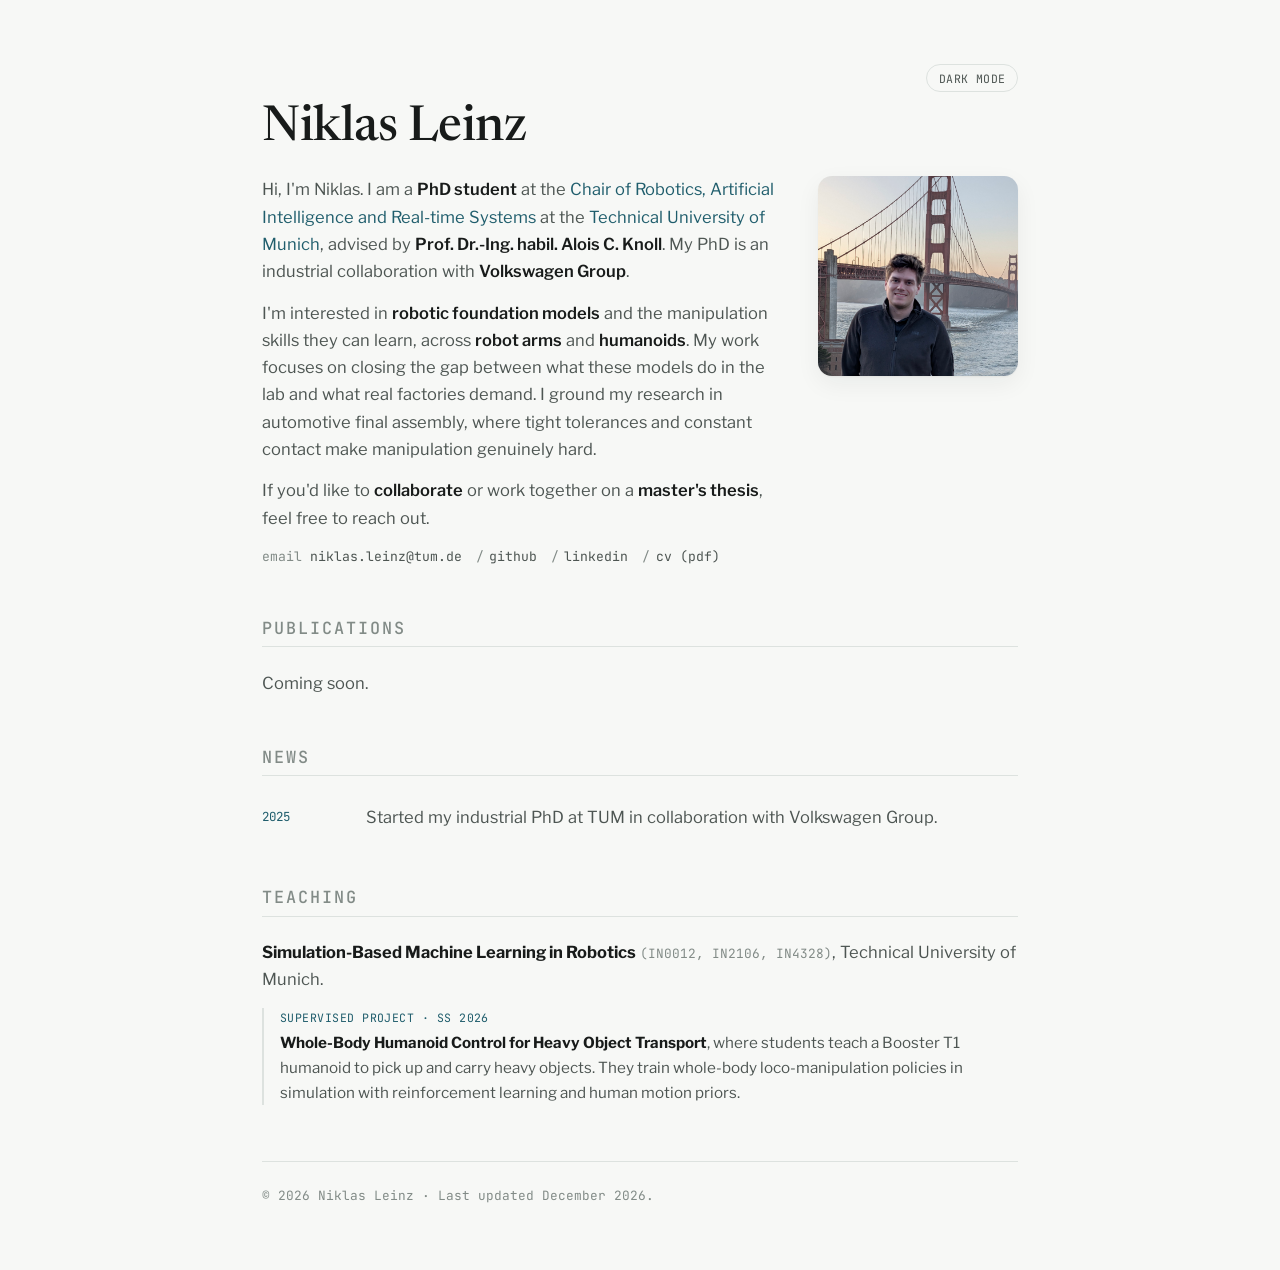
<file: index.html>
<!DOCTYPE html>
<html lang="en">
<head>
  <meta charset="utf-8" />
  <meta name="viewport" content="width=device-width, initial-scale=1" />
  <title>Niklas Leinz</title>
  <meta name="description" content="Niklas Leinz, PhD student at the Technical University of Munich working on foundation models for robotic skill learning in industrial assembly." />
  <meta name="author" content="Niklas Leinz" />

  <link rel="canonical" href="https://leinz.dev/" />

  <meta property="og:title" content="Niklas Leinz" />
  <meta property="og:description" content="PhD student at TUM, in an industrial PhD with Volkswagen, working on foundation models and Vision-Language-Action models for generalizable robotic assembly skills." />
  <meta property="og:type" content="profile" />
  <meta property="og:url" content="https://leinz.dev/" />
  <meta property="og:image" content="https://leinz.dev/images/headshot.jpg" />

  <meta name="twitter:card" content="summary" />
  <meta name="twitter:title" content="Niklas Leinz" />
  <meta name="twitter:description" content="PhD student at TUM, in an industrial PhD with Volkswagen, working on foundation models for robotic manipulation." />
  <meta name="twitter:image" content="https://leinz.dev/images/headshot.jpg" />

  <link rel="icon" href="assets/favicon.svg" type="image/svg+xml" />

  <script type="application/ld+json">
  {
    "@context": "https://schema.org",
    "@type": "Person",
    "name": "Niklas Leinz",
    "url": "https://leinz.dev/",
    "image": "https://leinz.dev/images/headshot.jpg",
    "jobTitle": "PhD Student",
    "description": "PhD student at the Technical University of Munich working on robotic foundation models for manipulation, in an industrial collaboration with Volkswagen Group.",
    "email": "mailto:niklas.leinz@tum.de",
    "affiliation": {
      "@type": "CollegeOrUniversity",
      "name": "Technical University of Munich",
      "url": "https://www.tum.de/en/"
    },
    "worksFor": {
      "@type": "Organization",
      "name": "Volkswagen Group"
    },
    "knowsAbout": [
      "Robotics",
      "Robot Learning",
      "Foundation Models",
      "Vision-Language-Action Models",
      "Contact-Rich Manipulation",
      "Humanoid Robots",
      "Industrial Assembly"
    ],
    "sameAs": [
      "https://github.com/corusm",
      "https://www.linkedin.com/in/niklasleinz/"
    ]
  }
  </script>

  <link rel="preconnect" href="https://fonts.googleapis.com" />
  <link rel="preconnect" href="https://fonts.gstatic.com" crossorigin />
  <link href="https://fonts.googleapis.com/css2?family=Newsreader:ital,opsz,wght@0,6..72,400;0,6..72,500;1,6..72,400&family=Libre+Franklin:wght@400;500;600&family=JetBrains+Mono:wght@400;500&display=swap" rel="stylesheet" />

  <link rel="stylesheet" href="assets/s.css" />
</head>

<body>
  <div class="wrap">

    <div class="topbar">
      <button class="toggle" id="themeToggle" aria-label="Toggle dark mode">DARK MODE</button>
    </div>

    <header>
      <h1 class="name">Niklas Leinz</h1>

      <div class="intro">
        <div class="bio">
          <p>
            Hi, I'm Niklas. I am a <strong>PhD student</strong> at the
            <a class="link" href="https://www.ce.cit.tum.de/air/" target="_blank" rel="noopener noreferrer">Chair of Robotics, Artificial Intelligence and Real-time Systems</a>
            at the <a class="link" href="https://www.tum.de/en/" target="_blank" rel="noopener noreferrer">Technical University of Munich</a>,
            advised by <strong>Prof. Dr.-Ing. habil. Alois&nbsp;C.&nbsp;Knoll</strong>.
            My PhD is an industrial collaboration with <strong>Volkswagen Group</strong>.
          </p>
          <p>
            I'm interested in <b>robotic foundation models</b> and the manipulation
            skills they can learn, across <b>robot arms</b> and <b>humanoids</b>. My
            work focuses on closing the gap between what these models do in the lab
            and what real factories demand. I ground my research in automotive final
            assembly, where tight tolerances and constant contact make manipulation
            genuinely hard.
          </p>
          <p>
            If you'd like to <b>collaborate</b> or work together on a
            <b>master's thesis</b>, feel free to reach out.
          </p>

          <!--
            OPEN POSITION: uncomment this block when a thesis position is live,
            and replace POSTING_URL with the link to the official Volkswagen posting.
          <p>
            I'm currently offering a <b>master's thesis</b> at Volkswagen. You can
            find the details in the <a class="link" href="POSTING_URL" target="_blank" rel="noopener noreferrer">official posting</a>.
          </p>
          -->

          <div class="socials">
            email&nbsp;<a class="link" href="mailto:niklas.leinz@tum.de">niklas.leinz@tum.de</a>
            <span class="sep">/</span><a class="link" href="https://github.com/corusm" target="_blank" rel="noopener noreferrer">github</a>
            <span class="sep">/</span><a class="link" href="https://www.linkedin.com/in/niklasleinz/" target="_blank" rel="noopener noreferrer">linkedin</a>
            <span class="sep">/</span><a class="link" href="cv/niklasleinz_cv.pdf" target="_blank" rel="noopener noreferrer">cv&nbsp;(pdf)</a>
          </div>
        </div>

        <img class="headshot" alt="Niklas Leinz"
             src="images/headshot.jpg" />
      </div>
    </header>

    <h2 class="section">Publications</h2>

    <p style="color:var(--ink-soft);">Coming soon.</p>

    <h2 class="section">News</h2>
    <ul class="news">
      <li><span class="date">2025</span><span>Started my industrial PhD at TUM in collaboration with Volkswagen Group.</span></li>
    </ul>

    <h2 class="section">Teaching</h2>
    <div class="prose">
      <p>
        <a class="link" href="https://campus.tum.de/tumonline/wbLv.wbShowLVDetail?pStpSpNr=950882247&amp;pSpracheNr=2" target="_blank" rel="noopener noreferrer"><b>Simulation-Based Machine Learning in Robotics</b></a>
        <span style="font-family:'JetBrains Mono',monospace;font-size:.8rem;color:var(--ink-faint);">(IN0012, IN2106, IN4328)</span>,
        Technical University of Munich.
      </p>
      <p class="subitem">
        <span class="subitem-label">Supervised project &middot; SS&nbsp;2026</span>
        <b>Whole-Body Humanoid Control for Heavy Object Transport</b>, where students
        teach a Booster T1 humanoid to pick up and carry heavy objects. They train
        whole-body loco-manipulation policies in simulation with reinforcement
        learning and human motion priors.
      </p>
    </div>

    <footer>
      &copy; <span id="year"></span> Niklas Leinz &middot; Last updated <span id="updated"></span>.
    </footer>

  </div>

  <script>
    (function () {
      var root = document.documentElement, btn = document.getElementById('themeToggle');
      var prefersDark = window.matchMedia && window.matchMedia('(prefers-color-scheme: dark)').matches;
      function apply(dark){ root.classList.toggle('dark', dark); btn.textContent = dark ? 'LIGHT MODE' : 'DARK MODE'; }
      apply(prefersDark);
      btn.addEventListener('click', function(){ apply(!root.classList.contains('dark')); });
    })();
    document.getElementById('year').textContent = new Date().getFullYear();
    document.getElementById('updated').textContent =
      new Date().toLocaleDateString('en-US', { month: 'long', year: 'numeric' });
  </script>
</body>
</html>
</file>
<file: assets/s.css>
:root{--bg:#f7f8f6;--bg-card:#eef1ee;--ink:#181b1a;--ink-soft:#4d5552;--ink-faint:#828b87;--accent:#1f5d6c;--accent-2:#2c7e92;--rule:#dde2df;--tag-bg:#e6ebe8;--shadow:0 1px 2px rgba(20,30,28,.05),0 8px 24px rgba(20,30,28,.06)}html.dark{--bg:#101413;--bg-card:#181d1c;--ink:#e7ecea;--ink-soft:#aab3af;--ink-faint:#757e7a;--accent:#5fb8cc;--accent-2:#7fcfe0;--rule:#262d2b;--tag-bg:#1f2624;--shadow:0 1px 2px rgba(0,0,0,.3),0 10px 28px rgba(0,0,0,.35)}*{box-sizing:border-box}html{scroll-behavior:smooth}body{margin:0;background:var(--bg);color:var(--ink);font-family:"Libre Franklin",system-ui,sans-serif;font-size:16.5px;line-height:1.65;-webkit-font-smoothing:antialiased;transition:background .35s ease,color .35s ease}.wrap{max-width:820px;margin:0 auto;padding:clamp(2rem,5vw,4.5rem) clamp(1.2rem,5vw,2rem) 4rem}a{color:var(--accent);text-decoration:none}a.link{background-image:linear-gradient(var(--accent),var(--accent));background-size:0% 1.5px;background-repeat:no-repeat;background-position:0 100%;transition:background-size .25s ease;padding-bottom:1px}a.link:hover{background-size:100% 1.5px}h1,h2,h3{font-family:"Newsreader",Georgia,serif;font-weight:500;line-height:1.15}.topbar{display:flex;justify-content:flex-end;margin-bottom:.5rem}.toggle{font-family:"JetBrains Mono",monospace;font-size:.72rem;letter-spacing:.04em;background:none;border:1px solid var(--rule);color:var(--ink-soft);padding:.35rem .7rem;border-radius:999px;cursor:pointer;transition:border-color .2s,color .2s}.toggle:hover{border-color:var(--accent);color:var(--accent)}header{animation:rise .7s ease both}.name{font-size:clamp(2.2rem,6vw,3.1rem);margin:0 0 1.2rem;letter-spacing:-.01em}.intro{display:flex;gap:1.8rem;align-items:flex-start}.intro .bio{flex:1}.intro p{margin:0 0 .9rem;color:var(--ink-soft)}.intro p strong,.intro .bio b{color:var(--ink);font-weight:600}.headshot{flex:0 0 200px;width:200px;height:200px;border-radius:14px;object-fit:cover;box-shadow:var(--shadow);filter:saturate(.96)}.socials{font-family:"JetBrains Mono",monospace;font-size:.82rem;margin-top:.4rem;color:var(--ink-faint)}.socials a{color:var(--ink-soft)}.socials a:hover{color:var(--accent)}.socials .sep{color:var(--ink-faint);margin:0 .35rem}h2.section{font-size:1.05rem;text-transform:uppercase;letter-spacing:.12em;font-family:"JetBrains Mono",monospace;font-weight:500;color:var(--ink-faint);margin:3.2rem 0 1.4rem;padding-bottom:.5rem;border-bottom:1px solid var(--rule)}.prose p{color:var(--ink-soft);margin:0 0 .9rem}.prose b{color:var(--ink)}.prose .subitem{margin:.2rem 0 0;padding-left:1rem;border-left:2px solid var(--rule);font-size:.95rem}.prose .subitem-label{display:block;font-family:"JetBrains Mono",monospace;font-size:.72rem;letter-spacing:.04em;text-transform:uppercase;color:var(--accent);margin-bottom:.2rem}.tags{display:flex;flex-wrap:wrap;gap:.5rem;margin-top:1.1rem}.tag{font-family:"JetBrains Mono",monospace;font-size:.74rem;color:var(--ink-soft);background:var(--tag-bg);border:1px solid var(--rule);padding:.3rem .65rem;border-radius:7px}.news{list-style:none;padding:0;margin:0}.news li{display:flex;gap:1rem;padding:.35rem 0;color:var(--ink-soft)}.news .date{flex:0 0 5.5rem;font-family:"JetBrains Mono",monospace;font-size:.78rem;color:var(--accent);padding-top:.15rem}.pub{display:grid;grid-template-columns:190px 1fr;gap:1.5rem;padding:1.4rem 0;border-bottom:1px solid var(--rule);animation:rise .6s ease both}.pub:last-of-type{border-bottom:none}.pub .thumb{width:100%;aspect-ratio:16/10;object-fit:cover;border-radius:9px;background:var(--bg-card);box-shadow:var(--shadow);transition:transform .3s ease,box-shadow .3s ease}.pub:hover .thumb{transform:translateY(-4px) scale(1.015)}.pub .title{font-family:"Newsreader",serif;font-size:1.22rem;line-height:1.25;margin:0 0 .35rem}.pub .authors{font-size:.9rem;color:var(--ink-soft);margin:0 0 .15rem}.pub .authors .me{color:var(--ink);font-weight:600}.pub .venue{font-family:"JetBrains Mono",monospace;font-size:.76rem;color:var(--ink-faint);margin:0 0 .5rem}.pub .pubrow{font-size:.82rem;margin:0 0 .5rem}.pub .pubrow a{font-family:"JetBrains Mono",monospace}.pub .pubrow .dot{color:var(--ink-faint);margin:0 .3rem}.pub .desc{font-size:.92rem;color:var(--ink-soft);margin:0}.placeholder-note{font-size:.92rem;color:var(--ink-soft);background:var(--bg-card);border:1px dashed var(--rule);border-radius:10px;padding:1rem 1.2rem}footer{margin-top:3.5rem;padding-top:1.4rem;border-top:1px solid var(--rule);font-size:.8rem;color:var(--ink-faint);font-family:"JetBrains Mono",monospace}@media(max-width:620px){.intro{flex-direction:column-reverse;gap:1.2rem}.headshot{width:150px;height:150px;flex-basis:150px}.pub{grid-template-columns:1fr;gap:.9rem}.pub .thumb{max-width:280px}.news li{flex-direction:column;gap:.1rem}.news .date{flex-basis:auto}}@keyframes rise{from{opacity:0;transform:translateY(14px)}to{opacity:1;transform:none}}@media(prefers-reduced-motion:reduce){*{animation:none!important;transition:none!important}}
</file>
